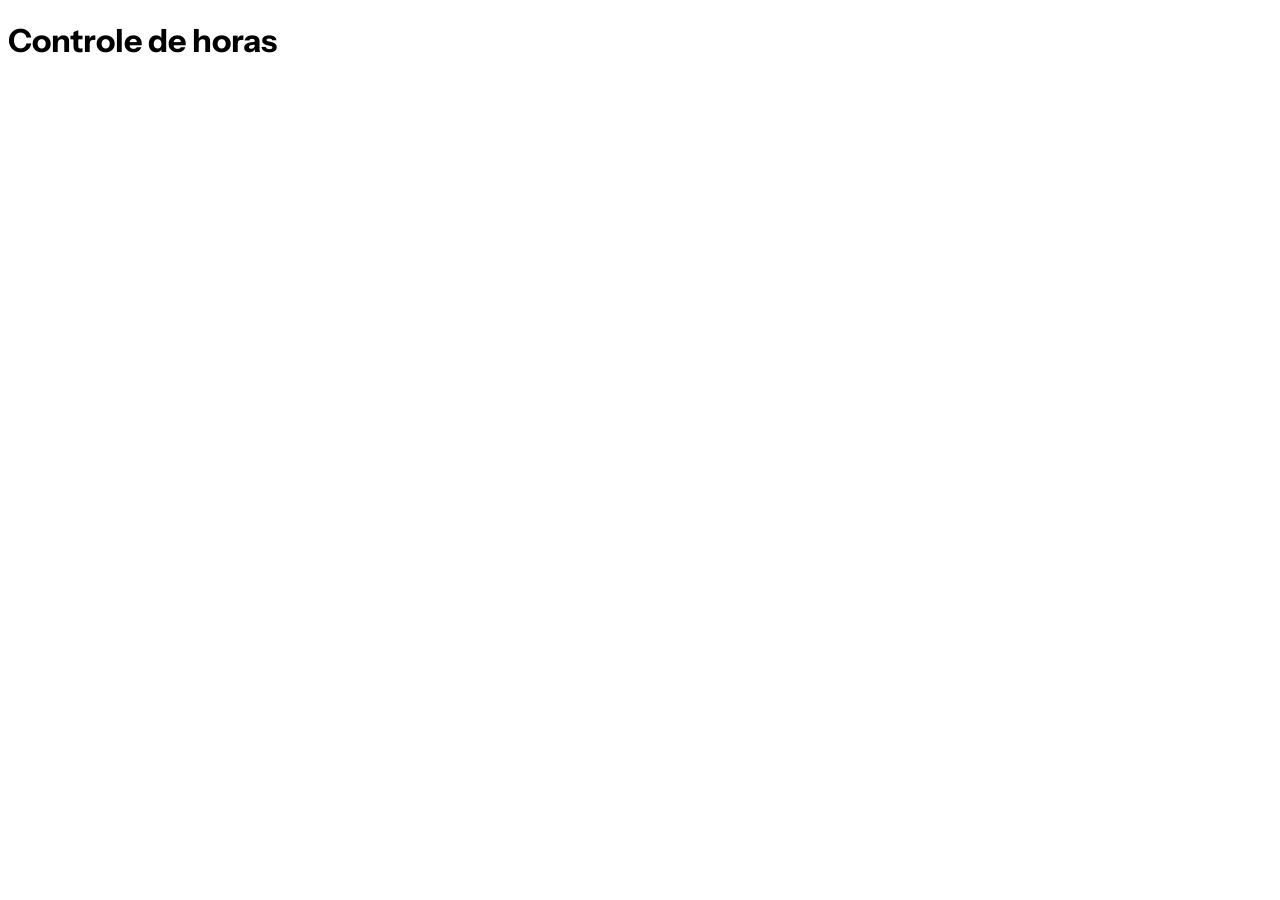
<file: index.html>
<!DOCTYPE html>
<html lang="pt-br">
<head>
    <meta charset="UTF-8">
    <meta name="viewport" content="width=device-width, initial-scale=1.0">
    <link href="https://fonts.googleapis.com/css2?family=Instrument+Sans:wght@400;500;600&display=swap" rel="stylesheet">
    <link rel="stylesheet" href="/css/main.css">
    <title>Controle de Horas</title>
</head>
<body>
    <h1>Controle de horas</h1>
    
</body>
</html>
</file>
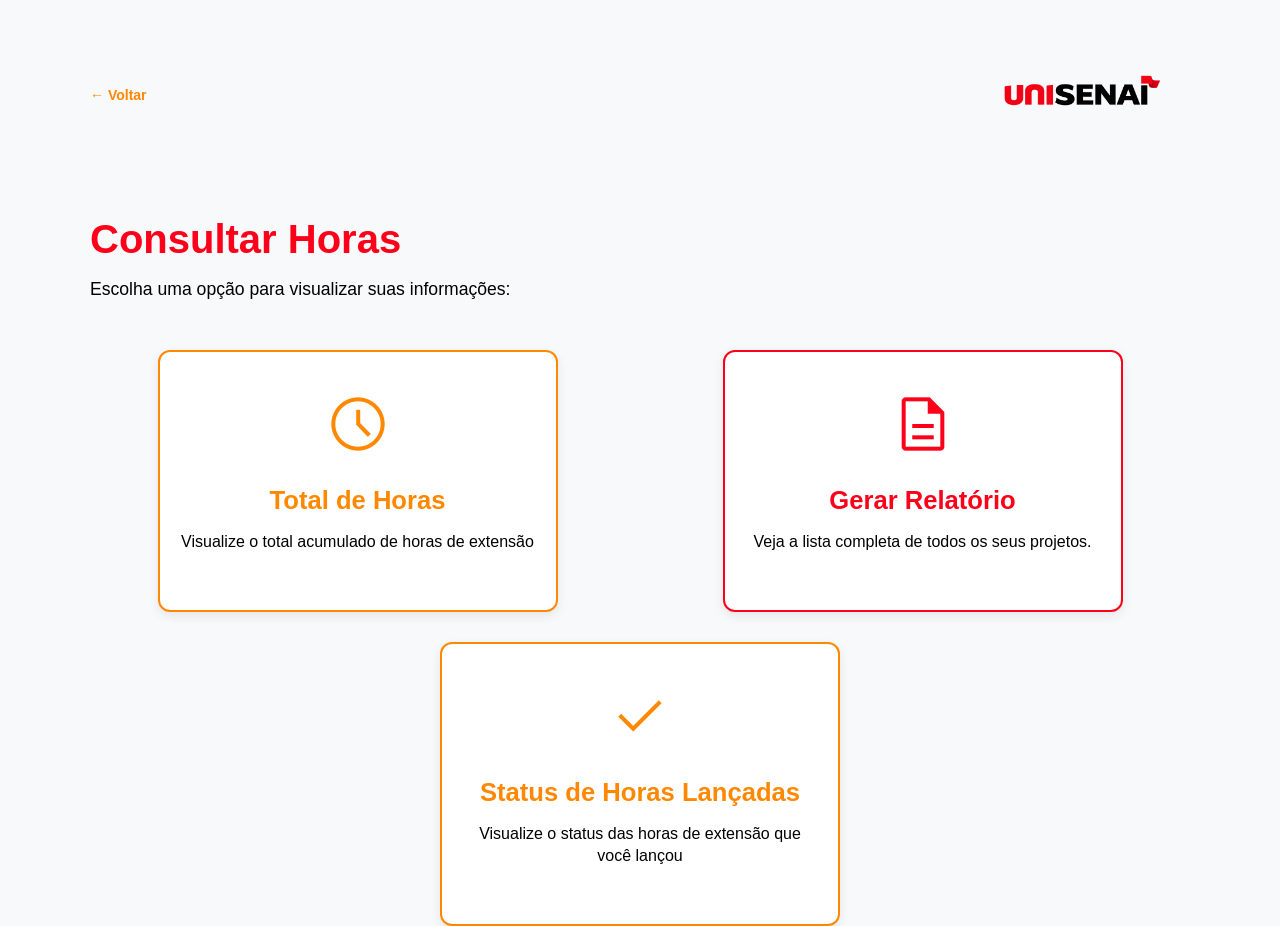
<file: pages/ConsultarHoras.html>
<!DOCTYPE html>
<html lang="pt-br">
<head>
    <meta charset="UTF-8">
    <meta name="viewport" content="width=device-width, initial-scale=1.0">
    <title>Consultar Horas - UniSENAI</title>
    <link rel="stylesheet" href="../css/main.css">
    <link rel="stylesheet" href="../css/ConsultarHoras.css">
    <link rel="stylesheet" href="https://fonts.googleapis.com/css2?family=Material+Symbols+Outlined:opsz,wght,FILL,GRAD@48,400,0,0" />
</head>
<body>
    <div class="page">
        <header class="header-global">
        <a href="MenuInicial.html" class="btn-back">← Voltar</a>
        <img src="../assets/logo.png" class="logo">
    </header>

        <main class="content">
            <h1 class="main-title">Consultar Horas</h1>
            <p class="instruction">Escolha uma opção para visualizar suas informações:</p>

            <div class="cards-wrapper">

                <a href="TelaConsulta.html" class="card card-orange">
                    <div class="icon">
                        <span class="material-symbols-outlined">schedule</span>
                    </div>
                    <h2>Total de Horas</h2>
                    <p>Visualize o total acumulado de horas de extensão</p>
                </a>

                <a href="TelaRelatorio.html" class="card card-red">
                    <div class="icon">
                        <span class="material-symbols-outlined">description</span>
                    </div>
                    <h2>Gerar Relatório</h2>
                    <p>Veja a lista completa de todos os seus projetos.</p>
                </a>

                <a href="StatusHoras.html" class="card card-orange card-full">
                    <div class="icon">
                        <span class="material-symbols-outlined">check</span>
                    </div>
                    <h2>Status de Horas Lançadas</h2>
                    <p>Visualize o status das horas de extensão que você lançou</p>
                </a>

            </div>
        </main>
    </div>
</body>
</html>
</file>
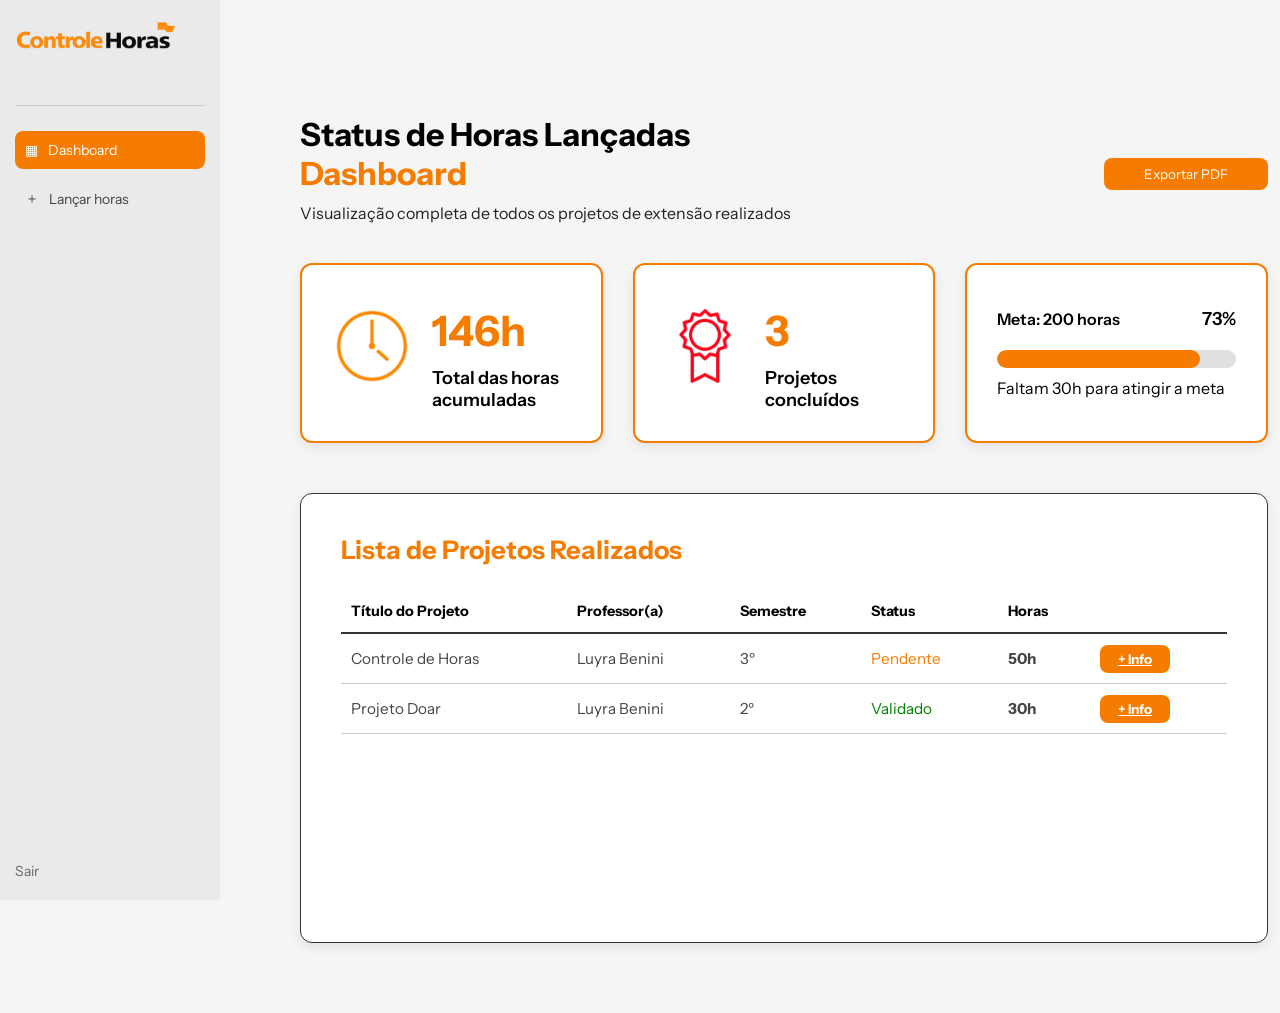
<file: pages/MenuInicial.html>
<!DOCTYPE html>
<html lang="pt-br">
<head>
  <meta charset="UTF-8">
  <meta name="viewport" content="width=device-width, initial-scale=1.0">
  <title>Consultar Horas</title>

  <link rel="stylesheet" href="../css/main.css">
  <link rel="stylesheet" href="../css/MenuInicial.css">
  <link rel="stylesheet" href="../css/side-bar.css">
</head>

<body>
  <div class="container">
      <h1>Status de Horas Lançadas</h1>
  
      <div class="sidebar">
  
          <div class="logo">
          <img src="/assets/controle_horas_logo.png" class="logo-img">
         
      </div>
  
      <hr class="linha">
  
      <nav class="menu">
        <a href="#" class="active">
            <span class="icon">▦</span>
            Dashboard
        </a>
    
        <a href="#">
            <span class="icon">＋</span>
            Lançar horas
        </a>
    </nav>
  
      <div class="sair">
          <a href="#">Sair</a>
      </div>
  
  </div>

  <!-- HEADER -->
  <div class="header-topo">
    <h1 class="titulo">Dashboard</h1>
    <button class="btn-exportar">Exportar PDF</button>
  </div>
  
  <p class="descricao">
    Visualização completa de todos os projetos de extensão realizados
  </p>

    <!-- CARDS -->
    <div class="cards">

      <!-- CARD 1 -->
      <div class="card card-laranja card-horizontal">
  <img src="../assets/clock-icon.png">

  <div class="card-info">
    <h2 id="horas">170h</h2>
    <p>Total das horas acumuladas</p>
  </div>
</div>

<!-- CARD 2 -->
<div class="card card-laranja card-horizontal">
  <img src="../assets/medal-icon.png">

  <div class="card-info">
    <h2 id="projetos">3</h2>
    <p>Projetos concluídos</p>
  </div>
</div>

      <!-- CARD 3 (PROGRESSO) -->
      <div class="card progresso-card">
        <div class="topo-progresso">
          <!-- ✅ ADICIONADO ID -->
          <h3 id="meta" class="meta-titulo">Meta: 200 horas</h3>

          <!-- ✅ ADICIONADO ID -->
          <p id="percentual" class="percentual-card">85%</p>
        </div>
      
        <div class="barra">
          <div class="barra-preenchida"></div>
        </div>
      
        <!-- ✅ ADICIONADO ID -->
        <span id="restante" class="restante-card">
          Faltam 30h para atingir à meta
        </span>       
      </div>

    </div>

    <!-- TABELA -->
    <section class="table-card">
      <h2 class="table-title">Lista de Projetos Realizados</h2>

      <div class="table-wrapper">
        <table class="projects-table">
          <thead>
            <tr>
              <th>Título do Projeto</th>
              <th>Professor(a)</th>
              <th>Semestre</th>
              <th>Status</th>
              <th>Horas</th>
              <th></th>
            </tr>
          </thead>

          <tbody>
            <tr>
              <td>Controle de Horas</td>
              <td>Luyra Benini</td>
              <td>3º</td>
              <td class="status">Pendente</td>
              <td class="hours-highlight">50h</td>
              <td><a href="StatusHorasInfo.html" class="btn-info">+ Info</a></td>
            </tr>

            <tr>
              <td>Projeto Doar</td>
              <td>Luyra Benini</td>
              <td>2º</td>
              <td class="status">Validado</td>
              <td class="hours-highlight">30h</td>
              <td><a href="StatusHorasInfo.html" class="btn-info">+ Info</a></td>
            </tr>

          </tbody>
        </table>
      </div>
    </section>

  </div>

  <script src="../js/telaConsulta.js"></script>
  <script src="../js/teste.js"></script>
</body>
</html>
</file>
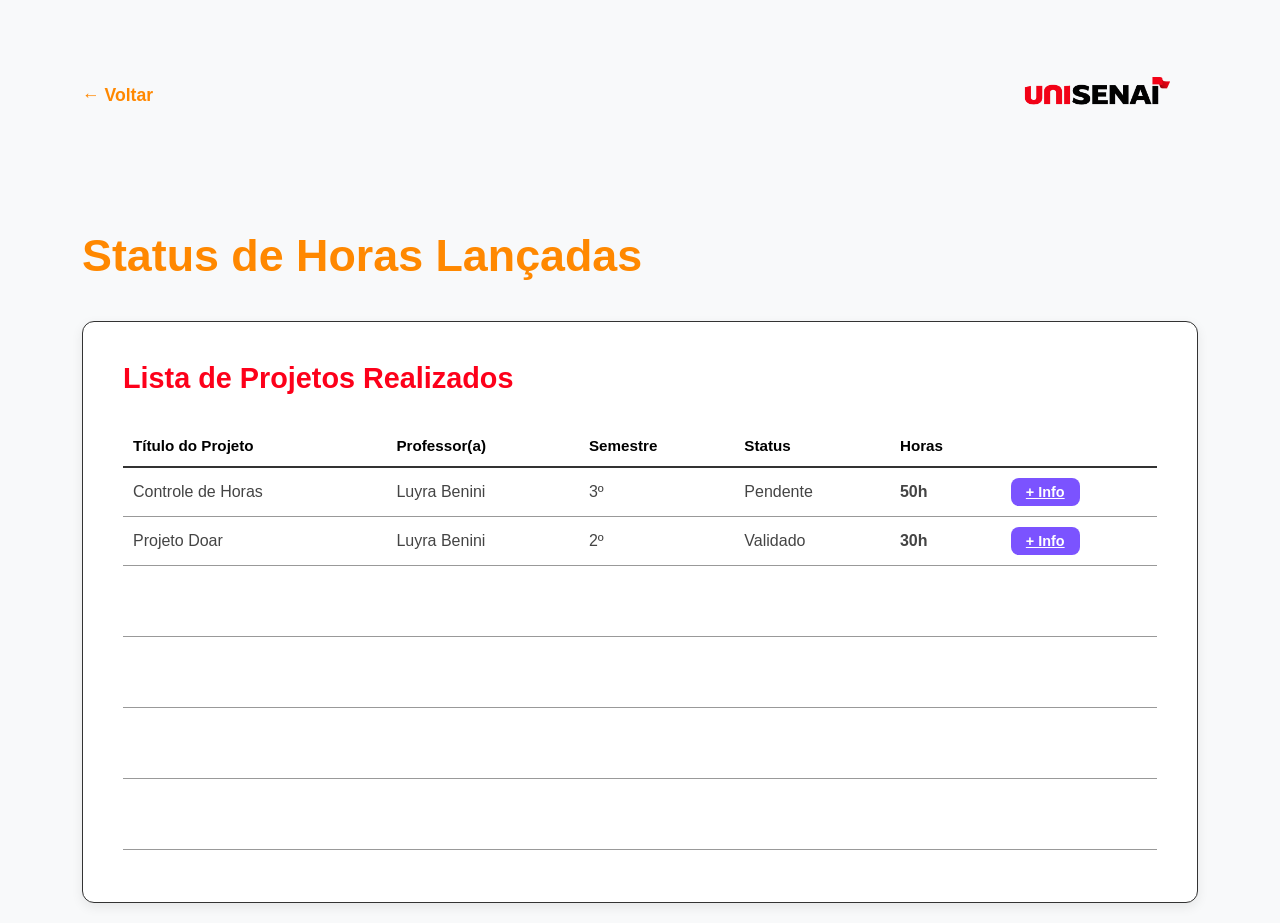
<file: pages/StatusHoras.html>
<!DOCTYPE html>
<html lang="pt-br">
<head>
    <meta charset="UTF-8">
    <meta name="viewport" content="width=device-width, initial-scale=1.0">
    <title>Status de Horas Lançadas - UniSENAI</title>
    <link rel="stylesheet" href="../css/main.css">
    <link rel="stylesheet" href="../css/StatusHoras.css">
</head>
<body>
    <div class="container">
        <header class="header">
            <a href="ConsultarHoras.html" class="btn-back">
                <span class="arrow">&larr;</span> Voltar
            </a>
            <div class="logo">
                <img src="../assets/logo.png" alt="UniSENAI">
            </div>
        </header>

        <main class="content">
            <h1 class="page-title">Status de Horas Lançadas</h1>

            <section class="table-card">
                <h2 class="table-title">Lista de Projetos Realizados</h2>
                
                <div class="table-wrapper">
                    <table class="projects-table">
                        <thead>
                            <tr>
                                <th>Título do Projeto</th>
                                <th>Professor(a)</th>
                                <th>Semestre</th>
                                <th>Status</th>
                                <th>Horas</th>
                                <th></th> </tr>
                        </thead>
                        <tbody>
                            <tr>
                                <td>Controle de Horas</td>
                                <td>Luyra Benini</td>
                                <td>3º</td>
                                <td>Pendente</td>
                                <td class="hours-highlight">50h</td>
                                <td><a href="StatusHorasInfo.html" class="btn-info">+ Info</a></td>
                            </tr>
                            <tr>
                                <td>Projeto Doar</td>
                                <td>Luyra Benini</td>
                                <td>2º</td>
                                <td>Validado</td>
                                <td class="hours-highlight">30h</td>
                                <td><a href="StatusHorasInfo.html" class="btn-info">+ Info</a></td>
                            </tr>
                            <tr class="empty-row"><td></td><td></td><td></td><td></td><td></td><td></td></tr>
                            <tr class="empty-row"><td></td><td></td><td></td><td></td><td></td><td></td></tr>
                            <tr class="empty-row"><td></td><td></td><td></td><td></td><td></td><td></td></tr>
                            <tr class="empty-row"><td></td><td></td><td></td><td></td><td></td><td></td></tr>
                        </tbody>
                    </table>
                </div>
            </section>
        </main>
    </div>
</body>
</html>
</file>
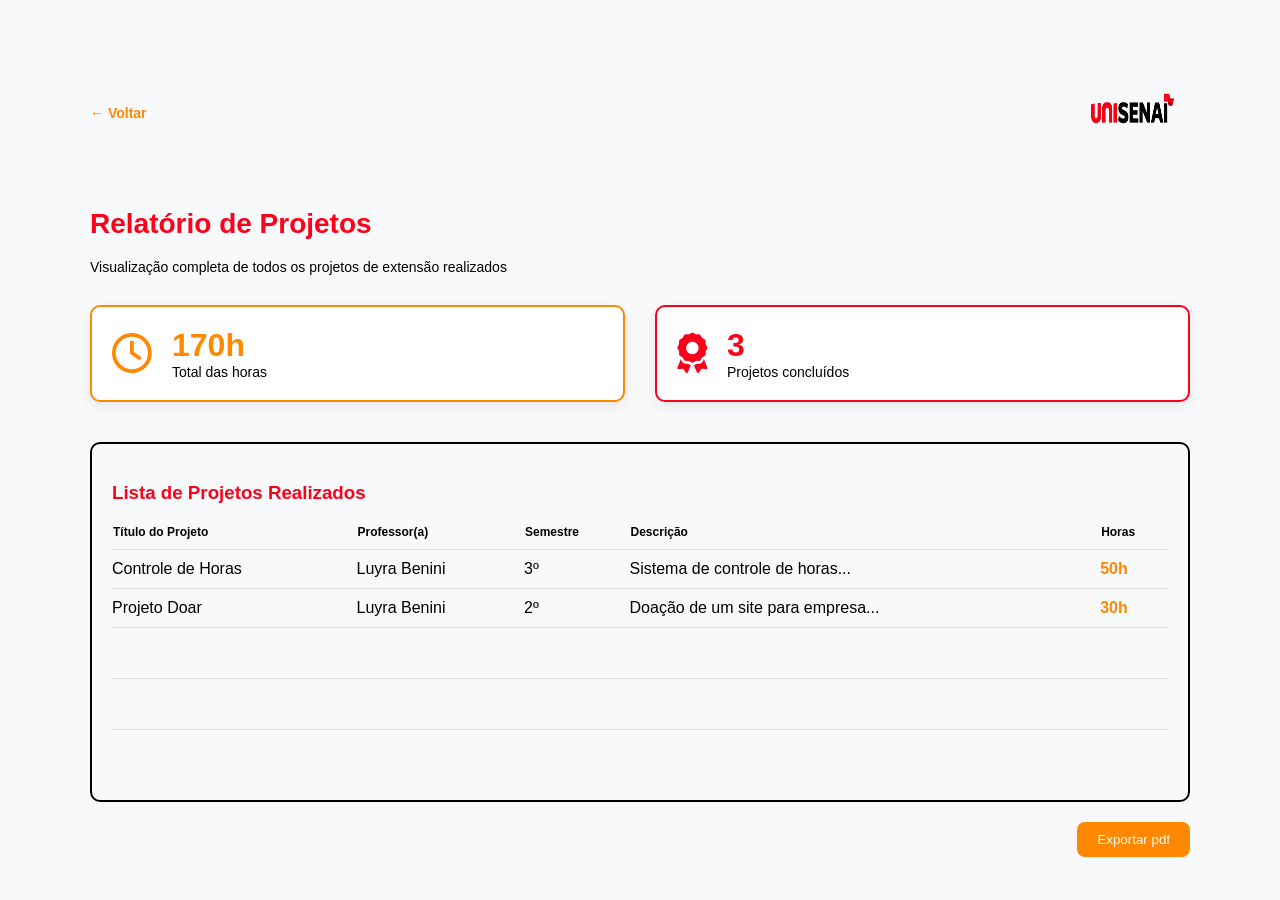
<file: pages/TelaRelatorio.html>
<!DOCTYPE html>
<html lang="pt-br">
<head>
    <meta charset="UTF-8">
    <title>Relatório de Projetos</title>

    <link rel="stylesheet" href="../css/main.css">
    <link rel="stylesheet" href="../css/TelaRelatorio.css">
    <link rel="stylesheet" href="https://cdnjs.cloudflare.com/ajax/libs/font-awesome/6.5.0/css/all.min.css">

    <meta name="viewport" content="width=device-width, initial-scale=1.0">
</head>

<body>

<div class="container">

    <!-- HEADER -->
    <header class="header">
        <a href="MenuInicial.html" class="btn-back">← Voltar</a>

        <img src="../assets/logo.png" class="logo">
    </header>

    <!-- TITULO -->
    <h1 class="titulo">Relatório de Projetos</h1>
    <p class="subtitulo">
        Visualização completa de todos os projetos de extensão realizados
    </p>

<div class="resumo">

    <div class="card card-orange">
        <div class="card-content">

            <div class="icon-box">
                <i class="fa-regular fa-clock icon"></i>
            </div>

            <div class="text">
                <h2>170h</h2>
                <p>Total das horas</p>
            </div>

        </div>
    </div>

    <div class="card card-red">
        <div class="card-content">

            <div class="icon-box">
                <i class="fa-solid fa-award icon"></i>
            </div>

            <div class="text">
                <h2>3</h2>
                <p>Projetos concluídos</p>
            </div>

        </div>
    </div>

</div>

    <!-- TABELA -->
    <div class="tabela-container">
        <h3>Lista de Projetos Realizados</h3>

        <table>
            <thead>
                <tr>
                    <th>Título do Projeto</th>
                    <th>Professor(a)</th>
                    <th>Semestre</th>
                    <th>Descrição</th>
                    <th>Horas</th>
                </tr>
            </thead>

            <tbody>
                <tr>
                    <td>Controle de Horas</td>
                    <td>Luyra Benini</td>
                    <td>3º</td>
                    <td>Sistema de controle de horas...</td>
                    <td class="highlight">50h</td>
                </tr>

                <tr>
                    <td>Projeto Doar</td>
                    <td>Luyra Benini</td>
                    <td>2º</td>
                    <td>Doação de um site para empresa...</td>
                    <td class="highlight">30h</td>
                </tr>

                <!-- linhas vazias -->
                <tr class="empty"><td colspan="5"></td></tr>
                <tr class="empty"><td colspan="5"></td></tr>
                <tr class="empty"><td colspan="5"></td></tr>
            </tbody>
        </table>
    </div>

    <!-- BOTÃO -->
    <div class="footer">
        <button class="btn-export">Exportar pdf</button>
    </div>

</div>

</body>
</html>
</file>
<file: css/main.css>
:root {
    
  /*  VARIÁVEIS GLOBAIS  (ALUNO) */
  --primary: #FF8800; /*Laranja*/
  --primary-hover: #ff7a00;
  --secondary: #FD001A; /*Vermelho*/
  --secondary-hover: #d90016;

  /* GRADIENTE DO LOGIN */
  --gradient-login: linear-gradient(
    135deg,
    #f87c00 47%,
    #ede4dc 96%
  );

  /* NEUTROS */
  --white: #ffffff;
  --black: #000000;

  /*  CINZAS */
  --gray-light: #E3E3E3;  
  --gray-dark: #D9D9D9; 

  /* BACKGROUNDS */
  --bg-main: #f8f9fa;
  --bg-card: #ffffff;
  --bg-info: #7B53FF; /*Aquele botão roxo*/

  /* Verde */
  --validado: #6DB500;

  /* Fonte */
  --font-primary: 'Instrument Sans', sans-serif;

  /* 🌫 SOMBRA */
  --shadow: 0 4px 12px rgba(0,0,0,0.08);
}

body {
  font-family: var(--font-primary);
}

.header-global {
    display: flex;
    justify-content: space-between;
    align-items: center;

    padding: 20px 0;
}

.logo {
    height: 60px;
}

.btn-back {
    color: var(--primary);
    text-decoration: none;
    font-weight: 600;
    font-size: 14px;
}

.btn-back:hover {
    color: var(--primary-hover);
}

/* CONTAINER GLOBAL */
.page {
    max-width: 1100px;
    margin: 0 auto;
    padding: 0 24px;
}

/* HEADER GLOBAL */
.header-global {
    display: flex;
    justify-content: space-between;
    align-items: center;
    padding: 20px 0;
}

.logo {
    height: 150px;
}

.btn-back {
    color: var(--primary);
    text-decoration: none;
    font-weight: 600;
}

/* CARD PADRÃO */
.card {
    border-radius: 10px;
    padding: 20px;
    background: var(--white);
    border: 2px solid transparent;
    box-shadow: var(--shadow);
}
</file>
<file: css/ConsultarHoras.css>
/* Configurações de layout */
body {
    background-color: var(--bg-main);
    margin: 0;
}


/* Títulos */
.main-title {
    color: var(--secondary);
    font-size: 2.5rem;
    margin-bottom: 10px;
}

.instruction {
    font-size: 1.1rem;
    color: var(--black);
    margin-bottom: 50px;
}

/* Grid de Cards */
.cards-wrapper {
    display: grid;
    grid-template-columns: 1fr 1fr;
    gap: 30px;
    justify-items: center;
}

.card {
    background-color: var(--bg-card);
    border-radius: 12px;
    padding: 40px 20px;
    text-align: center;
    box-shadow: var(--shadow);
    transition: transform 0.2s ease;
    cursor: pointer;
    min-height: 250px;
    display: flex;
    flex-direction: column;
    align-items: center;
    justify-content: center;
    width: 100%;
    max-width: 400px;
    box-sizing: border-box;
    border: 2px solid transparent;
}

.card:hover {
    transform: translateY(-5px);
}

/* Estilos específicos por cor */
.card-orange {
    border-color: var(--primary);
}

.card-orange h2, .card-orange .icon {
    color: var(--primary);
}

.card-red {
    border-color: var(--secondary);
}

.card-red h2, .card-red .icon {
    color: var(--secondary);
}

/* Ícones e textos dos cards */
.icon span {
    font-size: 4rem;
    margin-bottom: 15px;
}

.card h2 {
    font-size: 1.6rem;
    margin: 15px 0;
}

.card p {
    color: var(--black);
    line-height: 1.4;
    text-align: center;
}

/* Ajuste para o card debaixo ficar centralizado */
.card-full {
    grid-column: 1 / span 2;
}


.card {
    text-decoration: none;
    color: inherit;
    display: block;
    cursor: pointer;
    text-align: center;
}

/* Ajuste para telas menores */
@media (max-width: 480px) {
    .logo img {
        height: 35px;         /* Reduz um pouco em telas de celular */
    }
}

/* Responsividade básica */
@media (max-width: 768px) {
    .cards-wrapper {
        grid-template-columns: 1fr;
    }
    .card-full {
        grid-column: auto;
    }
}
</file>
<file: css/MenuInicial.css>
@import url('https://fonts.googleapis.com/css2?family=Instrument+Sans:wght@400;600&display=swap');

:root {
  --primary: #f57c00;
  --secondary: #ff2d2d;
  --bg-main: #f5f5f5;
  --bg-card: #ffffff;
  --gray-light: #e0e0e0;
  --black: #222;
  --shadow: 0 4px 12px rgba(0,0,0,0.08);
  --bg-info: #7b61ff;
}

/* RESET */
* {
  margin: 0;
  padding: 0;
  box-sizing: border-box;
  font-family: 'Instrument Sans', sans-serif;
}

body {
  background-color: var(--bg-main);
}



/* CONTAINER */
.container {
  width: 85%;
  margin: 40px auto;
}

/* HEADER */

.header-topo {
  display: flex;
  justify-content: space-between; /* separa esquerda e direita */
  align-items: center;
}

.btn-exportar {
  padding: 8px 40px;
  border: none;
  border-radius: 8px;
  background-color: var(--primary);
  color: white;
  cursor: pointer;
  transition: all 0.2s ease; /* animação suave */
}

/* efeito ao passar o mouse */
.btn-exportar:hover {
  transform: translateY(-3px) scale(1.05);
}

.titulo {
  color: var(--primary);
  margin-bottom: 5px;
  margin: 0;
}

.descricao {
  color: var(--black);
  margin: 10px 0 40px 0;
}

.voltar {
  color: var(--primary);
  text-decoration: none;
  font-weight: 600;
}

/* ========================= */
/* CARDS */
/* ========================= */

.cards {
  display: flex;
  gap: 30px;
  margin-bottom: 50px;
}

.card-horizontal {
  display: flex;
  align-items: center;
  gap: 20px;
  text-align: left;
}

.card {
  flex: 1;
  background: var(--bg-card);
  border-radius: 12px;
  padding: 30px;
  text-align: left;
  box-shadow: var(--shadow);
  transition: transform 0.2s ease;          
}

.card-info {
  flex-direction: column;
}

.card:hover {
  transform: translateY(-5px);
}

.card img {
  width: 80px;
  margin-bottom: 15px;
}

.card h2 {
  font-size: 42px;
  margin: 10px 0;
}

.card p {
  font-size: 18px;
  font-weight: 600;
}

/* CORES DOS CARDS */
.card-laranja {
  border: 2px solid var(--primary);
}

.card-laranja h2 {
  color: var(--primary);
}

.card-vermelho {
  border: 2px solid var(--primary);
}

.card-vermelho h2 {
  color: var(--primary);
}

/* ========================= */
/* CARD DE PROGRESSO */
/* ========================= */

.progresso-card {
  flex: 1; 
  border: 2px solid var(--primary);
  display: flex;
  flex-direction: column;
  justify-content: center;
}

.meta-titulo {
  font-size: 16px;
  margin-bottom: 10px;
  font-weight: 600;
}

/* BARRA */
.barra {
  width: 100%;
  height: 18px;
  background: var(--gray-light);
  border-radius: 20px;
  overflow: hidden;
  margin: 10px 0;
}

.barra-preenchida {
  width: 85%; 
  height: 100%;
  background: var(--primary);
  border-radius: 20px;
  transition: width 1.5s ease;
}

/* TEXTO PROGRESSO */
.percentual-card {
  display: flex;
  justify-content: space-between;
  align-items: center;
  margin-bottom: 10px;
  
}

.restante-card {
  display: block;     
  text-align: left;   
}

.topo-progresso {
  display: flex;
  justify-content: space-between; 
  align-items: center; 
}

/* ========================= */
/* TABELA */
/* ========================= */

.table-card {
  background-color: var(--bg-card);
  border: 1.5px solid #333;
  border-radius: 12px;
  padding: 40px;
  box-shadow: var(--shadow);

  min-height: 450px; /* ajusta como quiser */
}

.table-title {
  color: var(--primary);
  font-size: 1.6rem;
  margin-bottom: 25px;
}

.table-wrapper {
  overflow-x: auto;
}

.projects-table {
  width: 100%;
  border-collapse: collapse;
}

.projects-table th {
  text-align: left;
  padding: 12px 10px;
  border-bottom: 2px solid #333;
  font-size: 0.9rem;
}

.projects-table td {
  padding: 15px 10px;
  border-bottom: 1px solid #ccc;
  font-size: 0.95rem;
  color: #444;
}

/* HORAS */
.hours-highlight {
  color: var(--primary);
  font-weight: bold;
}

/* BOTÃO */
.btn-info {
  background-color: var(--primary);
  color: white;
  border: none;
  border-radius: 8px;
  padding: 6px 18px;
  font-weight: bold;
  cursor: pointer;
  font-size: 0.85rem;
  transition: 0.2s;
  white-space: nowrap;
}

.btn-info:hover {
  opacity: 0.8;
}

/* ========================= */
/* RESPONSIVO */
/* ========================= */

@media (max-width: 900px) {

  .cards {
    flex-direction: column;
  }

  .card {
    width: 100%;
  }

  .container {
    width: 92%;
  }

  .titulo {
    text-align: center;
  }

  .descricao {
    text-align: center;
  }
}

.pendente {
  color: var(--primary) !important;
}

.validado {
  color: green !important;
}
</file>
<file: css/side-bar.css>
* {
  margin: 0;
  padding: 0;
  box-sizing: border-box;
}

.sidebar {
  width: 220px;
  height: 100vh;
  background-color: #eaeaea;
  padding: 20px 15px;
  display: flex;
  flex-direction: column;
  position: fixed;
  left: 0;
  top: 0;
}

.sair {
  margin-top: auto;
}

.topo-sidebar {
  display: flex;
  flex-direction: column;
}

.linha {
  border: none;
  border-top: 1px solid #ccc;
  margin: 25px 0 25px 0; /* 🔥 bem colado */
}

.menu {
  display: flex;
  flex-direction: column;
  gap: 10px;
}

/* LOGO */
.logo {
  height:60px;
}

.logo-img {
  width: 160px; /* ajusta o tamanho */
}



.menu a {
  text-decoration: none;
  color: #444;
  padding: 10px;
  border-radius: 8px;
  display: flex;
  align-items: center;
  gap: 10px;
  font-size: 14px;
}

/* ITEM ATIVO */
.menu a.active {
  background-color: var(--primary);
  color: white;
}

/* ÍCONE */
.icon {
  font-size: 14px;
}

/* SAIR */
.sair a {
  text-decoration: none;
  color: #666;
  font-size: 14px;
}

.container {
  padding: 30px 60px;
  margin-left: 240px; /* empurra tudo pro lado */
  margin-top: 85px; /* espaço pro header */
}

.voltar {
  color: var(--primary);
  text-decoration: none;
  font-size: 14px;
  display: inline-block;
  margin-bottom: 20px;
}

/* --- RESPONSIVIDADE --- */
@media (max-width: 768px) {
  .sidebar {
    width: 70px;
    height: 100vh;      /* Garante que ela ocupe a altura toda da tela */
    position: fixed;    /* Trava ela na lateral esquerda */
    left: 0;
    top: 0;
    padding: 20px 5px;
    display: flex;
    flex-direction: column;
    align-items: center;
    z-index: 1000;      /* Garante que ela fique por cima de tudo */
  }

  .menu {
    width: 100%;
    display: flex;
    flex-direction: column;
    align-items: center;
    gap: 15px;
  }

  .menu a {
    width: 45px;
    height: 45px;
    font-size: 0 !important; /* Esconde o texto "Dashboard" */
    display: flex;
    justify-content: center;
    align-items: center;
    border-radius: 10px;
    padding: 0;
  }

  .icon {
    font-size: 22px !important;
    margin: 0 !important;
  }

  .logo-img{
    width: 100px;
  }

  /* Ajuste do botão SAIR para sumir o texto e ficar centralizado */
  .sair {
    margin-top: auto;   /* Joga o botão sair para o final da barra */
    width: 100%;
    display: flex;
    justify-content: center;
    padding-bottom: 20px;
  }

  .sair a {
    font-size: 0 !important; /* Esconde a palavra "Sair" */
  }

  .sair a::before {
    content: "⬅";       /* Coloca um ícone no lugar do texto */
    font-size: 20px;
    color: #666;
  }

  /* Ajuste do container para não ficar atrás da sidebar */
  .container {
    margin-left: 70px !important; 
    padding: 20px;
    width: calc(100% - 70px);
  }
}
</file>
<file: css/StatusHoras.css>
/* Reaproveitando a base do layout anterior */
body {
    background-color: var(--bg-main);
    margin: 0;
    padding: 20px;
    display: flex;
    justify-content: center;
}

.container {
    width: 90%;
    max-width: 1200px;
}

.header {
    display: flex;
    justify-content: space-between;
    align-items: center;
    margin-bottom: 60px;
}

.btn-back {
    color: var(--primary);
    text-decoration: none;
    font-weight: bold;
    font-size: 1.1rem;
}

/* Título da Página (Laranja conforme o print) */
.page-title {
    color: var(--primary);
    font-size: 2.8rem;
    margin-bottom: 40px;
    font-weight: 700;
}

/* Container da Tabela (Card Branco) */
.table-card {
    background-color: var(--bg-card);
    border: 1.5px solid #333; /* Borda escura fina conforme o print */
    border-radius: 12px;
    padding: 40px;
    box-shadow: var(--shadow);
    min-height: 500px;
}

.table-title {
    color: var(--secondary); /* Vermelho */
    font-size: 1.8rem;
    margin-bottom: 30px;
    margin-top: 0;
}

/* Tabela */
.table-wrapper {
    overflow-x: auto;
}

.projects-table {
    width: 100%;
    border-collapse: collapse;
    text-align: left;
}

.projects-table th {
    font-weight: 700;
    padding: 12px 10px;
    border-bottom: 2px solid #333;
    font-size: 0.95rem;
}

.projects-table td {
    padding: 15px 10px;
    border-bottom: 1px solid #999;
    color: #444;
    font-size: 1rem;
}

/* Destaque das Horas (Laranja) */
.hours-highlight {
    color: var(--primary);
    font-weight: bold;
}

/* Botão + Info (Roxo) */
.btn-info {
    background-color: var(--bg-info);
    color: white;
    border: none;
    border-radius: 8px;
    padding: 6px 15px;
    font-weight: bold;
    cursor: pointer;
    font-size: 0.9rem;
    transition: opacity 0.2s;
    width: 80px;
}

.btn-info:hover {
    opacity: 0.85;
}

/* Linhas vazias para preenchimento visual */
.empty-row td {
    height: 40px;
}

.logo {
    display: flex;
    align-items: center;
    justify-content: flex-end; /* Alinha à direita conforme o print */
}

.logo img {
    height: 140px;             /* Altura ideal para manter o cabeçalho elegante */
    width: auto;              /* Mantém a proporção original da imagem */
    object-fit: contain;      /* Garante que a imagem não seja cortada */
    display: block;
    transition: opacity 0.3s ease;
}

.logo img:hover {
    opacity: 0.85;            /* Suave efeito de feedback ao passar o mouse */
    cursor: pointer;
}

/* Ajuste para telas menores */
@media (max-width: 480px) {
    .logo img {
        height: 35px;         /* Reduz um pouco em telas de celular */
    }
}
</file>
<file: css/TelaRelatorio.css>
/* BASE */
body {
    background: var(--bg-main);
    font-family: var(--font-primary);
}

/* CONTAINER */
.container {
    max-width: 1100px;
    margin: 0 auto;
    padding: 30px;
}

/* HEADER */
.header {
    display: flex;
    justify-content: space-between;
    align-items: center;
}

.logo {
    width: 120px;
}

.btn-back {
    color: var(--primary);
    text-decoration: none;
    font-weight: bold;
}

/* TITULOS */
.titulo {
    color: var(--secondary);
    margin-top: 20px;
    font-size: 28px;
}

.subtitulo {
    margin: 10px 0 30px;
    color: var(--black);
    font-size: 14px;
}

/* CARDS */
.resumo {
    display: flex;
    gap: 30px;
    margin-bottom: 40px;
}

.card {
    flex: 1;
    padding: 20px;
    border-radius: 10px;
    background: var(--white);
    border: 2px solid;
}
/* CARD BASE */
.card {
    border: 2px solid;
    border-radius: 10px;
    padding: 20px;
    background: var(--white);
}

/* CORES DAS BORDAS */
.card-orange {
    border-color: var(--primary);
}

.card-red {
    border-color: var(--secondary);
}

/* LAYOUT INTERNO */
.card-content {
    display: flex;
    align-items: center;
    gap: 20px;
}

/* ÍCONES (GRANDES E SEM FUNDO) */
.icon {
    font-size: 40px;
}

/* CORES DOS ÍCONES */
.card-orange .icon {
    color: var(--primary);
}

.card-red .icon {
    color: var(--secondary);
}

/* NÚMEROS */
.card-orange h2 {
    color: var(--primary);
    font-size: 32px;
    margin: 0;
}

.card-red h2 {
    color: var(--secondary);
    font-size: 32px;
    margin: 0;
}

/* TEXTO ABAIXO (PRETO) */
.card p {
    color: var(--black);
    margin: 0;
    font-size: 14px;
}

/* TABELA */
.tabela-container {
    border: 2px solid var(--black);
    border-radius: 10px;
    padding: 20px;
}

.tabela-container h3 {
    color: var(--secondary);
    margin-bottom: 20px;
}

table {
    width: 100%;
    border-collapse: collapse;
}

th {
    text-align: left;
    font-size: 12px;
    padding-bottom: 10px;
}

td {
    padding: 10px 0;
    border-top: 1px solid #ddd;
}

.highlight {
    color: var(--primary);
    font-weight: bold;
}

/* LINHAS VAZIAS */
.empty td {
    height: 30px;
}

/* FOOTER */
.footer {
    display: flex;
    justify-content: flex-end;
    margin-top: 20px;
}

.btn-export {
    background: var(--primary);
    color: var(--white);
    border: none;
    padding: 10px 20px;
    border-radius: 8px;
    cursor: pointer;
}

/* RESPONSIVO */
@media (max-width: 768px) {

    .resumo {
        flex-direction: column;
    }

    .container {
        padding: 15px;
    }

}
</file>
